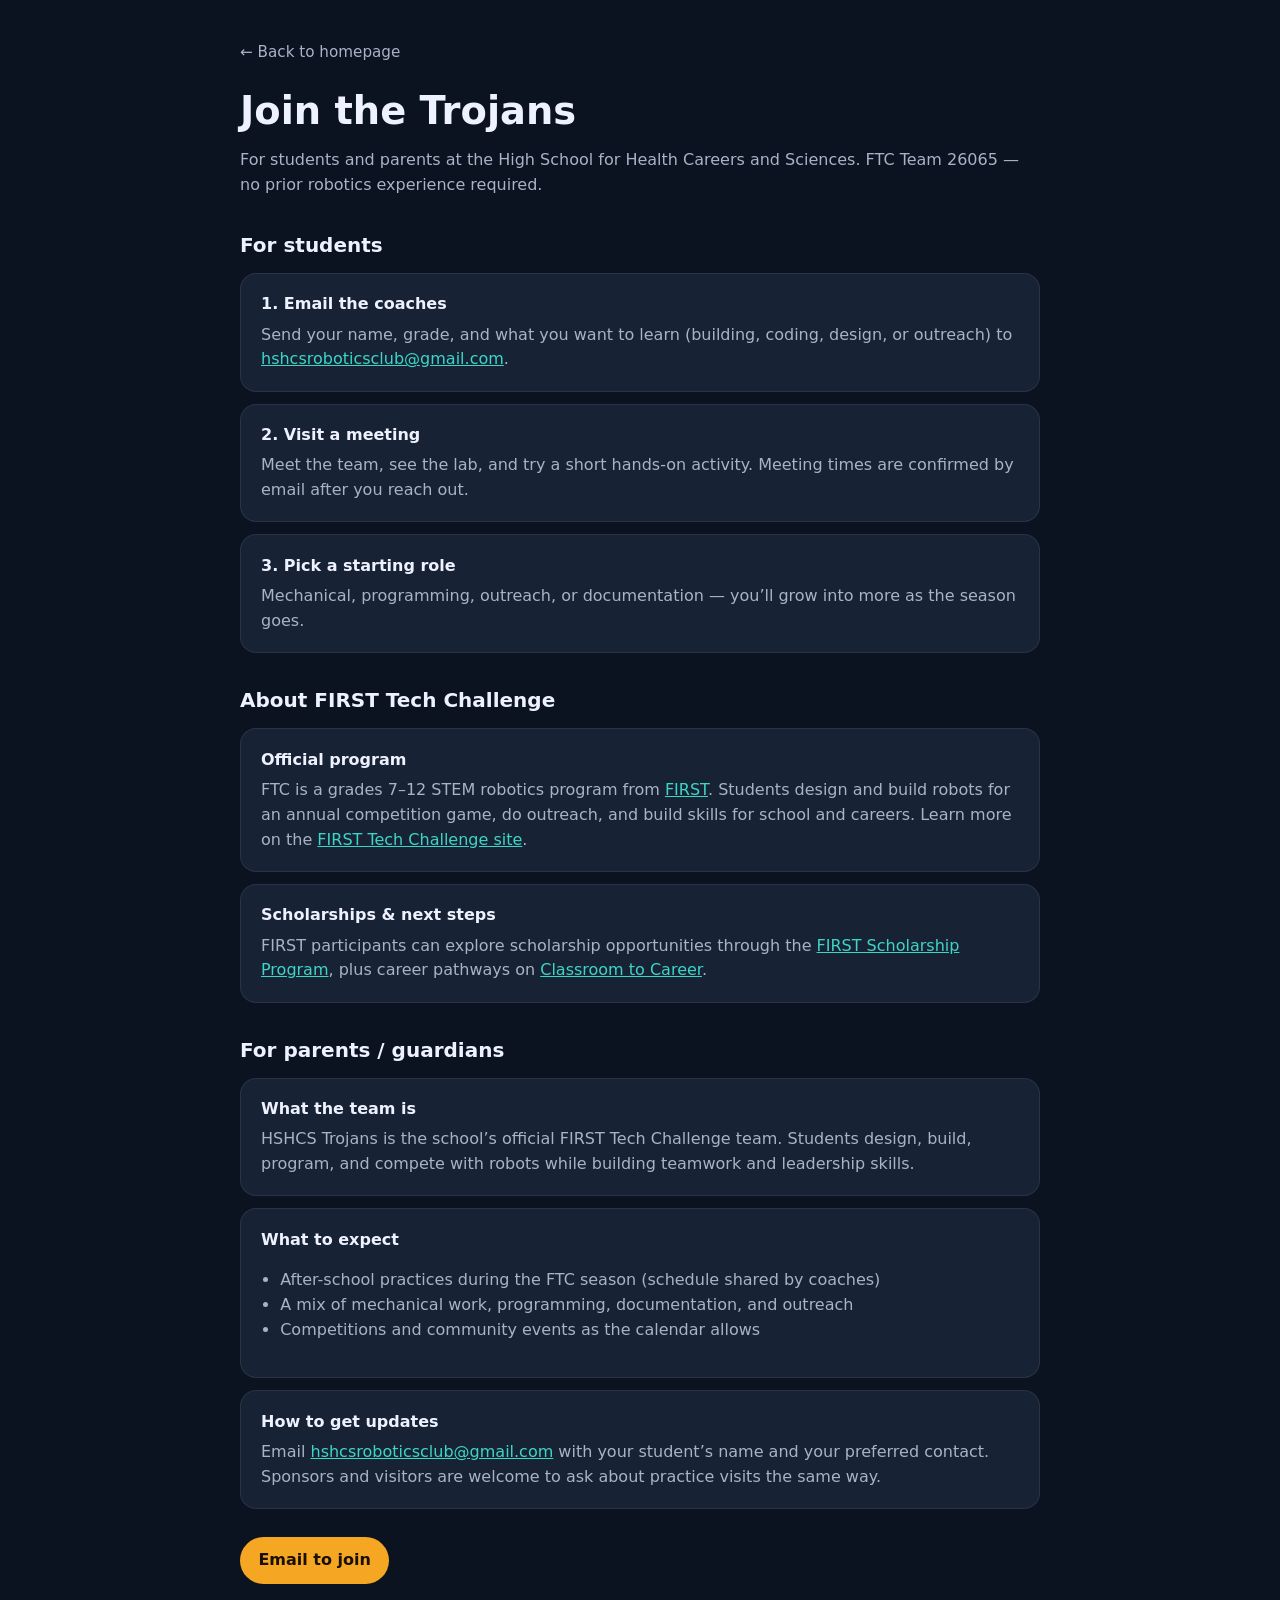
<file: join.html>
<!DOCTYPE html>
<html lang="en">
<head>
  <meta charset="utf-8" />
  <meta name="viewport" content="width=device-width, initial-scale=1" />
  <title>Join &amp; Parents | HSHCS Trojans FTC 26065</title>
  <meta name="description" content="How students join HSHCS Trojans FTC Team 26065, and what parents need to know." />
  <meta name="theme-color" content="#0b1220" />
  <style>
    :root {
      --bg: #0b1220; --surface: #121a2b; --card: #182235; --text: #eef2ff;
      --muted: #a8b3c7; --accent: #f5a623; --accent-2: #3dd6c6;
      --line: rgba(255,255,255,0.08); --radius: 16px; --max: 800px;
      --font: "Segoe UI", system-ui, -apple-system, sans-serif;
    }
    * { box-sizing: border-box; }
    body { margin: 0; font-family: var(--font); background: var(--bg); color: var(--text); line-height: 1.55; }
    a { color: var(--accent-2); }
    .wrap { width: min(var(--max), calc(100% - 2rem)); margin: 0 auto; padding: 2.5rem 0 3.5rem; }
    .back { color: var(--muted); text-decoration: none; font-size: 0.95rem; }
    .back:hover { color: var(--text); }
    h1 { font-size: clamp(1.8rem, 4vw, 2.4rem); margin: 1rem 0 0.5rem; }
    .lede { color: var(--muted); margin: 0 0 2rem; }
    h2 { margin: 2rem 0 0.75rem; font-size: 1.25rem; }
    .card { background: var(--card); border: 1px solid var(--line); border-radius: var(--radius); padding: 1.15rem 1.25rem; margin: 0.75rem 0; }
    .card p { margin: 0.35rem 0 0; color: var(--muted); }
    .btn {
      display: inline-flex; margin-top: 1rem; background: var(--accent); color: #1a1000;
      font-weight: 700; text-decoration: none; border-radius: 999px; padding: 0.7rem 1.15rem;
    }
    ul { color: var(--muted); padding-left: 1.2rem; }
  </style>
</head>
<body>
  <div class="wrap">
    <a class="back" href="index.html">← Back to homepage</a>
    <h1>Join the Trojans</h1>
    <p class="lede">For students and parents at the High School for Health Careers and Sciences. FTC Team 26065 — no prior robotics experience required.</p>

    <h2>For students</h2>
    <div class="card"><strong>1. Email the coaches</strong><p>Send your name, grade, and what you want to learn (building, coding, design, or outreach) to <a href="mailto:hshcsroboticsclub@gmail.com">hshcsroboticsclub@gmail.com</a>.</p></div>
    <div class="card"><strong>2. Visit a meeting</strong><p>Meet the team, see the lab, and try a short hands-on activity. Meeting times are confirmed by email after you reach out.</p></div>
    <div class="card"><strong>3. Pick a starting role</strong><p>Mechanical, programming, outreach, or documentation — you’ll grow into more as the season goes.</p></div>

    <h2>About FIRST Tech Challenge</h2>
    <div class="card">
      <strong>Official program</strong>
      <p>FTC is a grades 7–12 STEM robotics program from <a href="https://www.firstinspires.org/programs/ftc/" rel="noopener" target="_blank">FIRST</a>. Students design and build robots for an annual competition game, do outreach, and build skills for school and careers. Learn more on the <a href="https://www.firstinspires.org/programs/ftc/" rel="noopener" target="_blank">FIRST Tech Challenge site</a>.</p>
    </div>
    <div class="card">
      <strong>Scholarships &amp; next steps</strong>
      <p>FIRST participants can explore scholarship opportunities through the <a href="https://www.firstinspires.org/resources/library/scholarships" rel="noopener" target="_blank">FIRST Scholarship Program</a>, plus career pathways on <a href="https://www.firstinspires.org/programs/careers-and-scholarships" rel="noopener" target="_blank">Classroom to Career</a>.</p>
    </div>

    <h2>For parents / guardians</h2>
    <div class="card">
      <strong>What the team is</strong>
      <p>HSHCS Trojans is the school’s official FIRST Tech Challenge team. Students design, build, program, and compete with robots while building teamwork and leadership skills.</p>
    </div>
    <div class="card">
      <strong>What to expect</strong>
      <ul>
        <li>After-school practices during the FTC season (schedule shared by coaches)</li>
        <li>A mix of mechanical work, programming, documentation, and outreach</li>
        <li>Competitions and community events as the calendar allows</li>
      </ul>
    </div>
    <div class="card">
      <strong>How to get updates</strong>
      <p>Email <a href="mailto:hshcsroboticsclub@gmail.com">hshcsroboticsclub@gmail.com</a> with your student’s name and your preferred contact. Sponsors and visitors are welcome to ask about practice visits the same way.</p>
    </div>

    <a class="btn" href="mailto:hshcsroboticsclub@gmail.com?subject=Join%20HSHCS%20Trojans%20FTC%2026065">Email to join</a>
  </div>
</body>
</html>
</file>
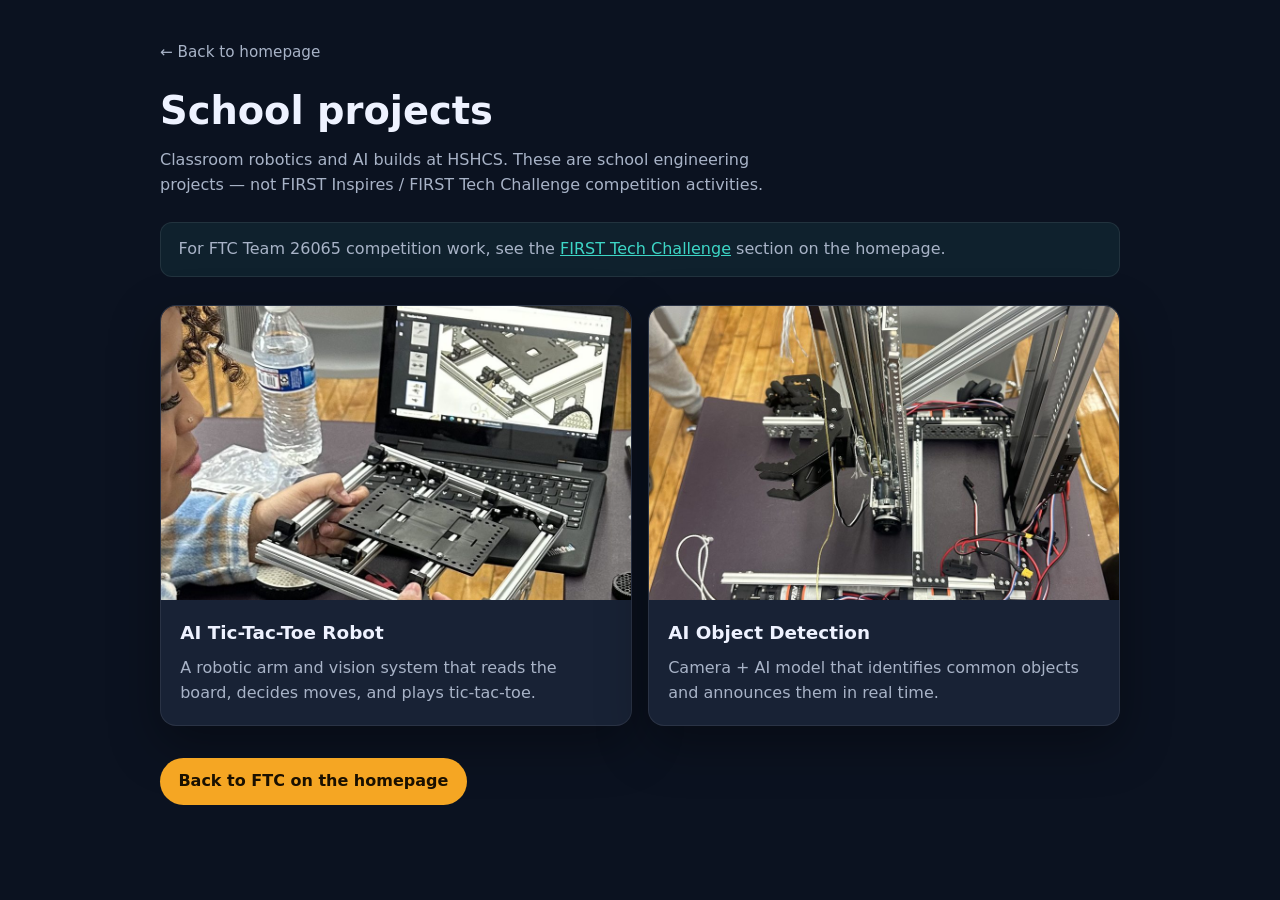
<file: school-projects.html>
<!DOCTYPE html>
<html lang="en">
<head>
  <meta charset="utf-8" />
  <meta name="viewport" content="width=device-width, initial-scale=1" />
  <title>School projects | HSHCS Trojans</title>
  <meta name="description" content="Classroom robotics and AI projects at HSHCS — separate from FIRST Tech Challenge competition work." />
  <meta name="theme-color" content="#0b1220" />
  <link rel="icon" href="favicon.svg" type="image/svg+xml" />
  <style>
    :root {
      --bg: #0b1220; --surface: #121a2b; --card: #182235; --text: #eef2ff;
      --muted: #a8b3c7; --accent: #f5a623; --accent-2: #3dd6c6;
      --line: rgba(255,255,255,0.08); --radius: 16px; --max: 960px;
      --font: "Segoe UI", system-ui, -apple-system, sans-serif;
      --shadow: 0 18px 50px rgba(0,0,0,0.35);
    }
    * { box-sizing: border-box; }
    body { margin: 0; font-family: var(--font); background: var(--bg); color: var(--text); line-height: 1.55; }
    a { color: var(--accent-2); }
    .wrap { width: min(var(--max), calc(100% - 2rem)); margin: 0 auto; padding: 2.5rem 0 3.5rem; }
    .back { color: var(--muted); text-decoration: none; font-size: 0.95rem; }
    .back:hover { color: var(--text); }
    h1 { font-size: clamp(1.8rem, 4vw, 2.4rem); margin: 1rem 0 0.5rem; }
    .lede { color: var(--muted); margin: 0 0 1.5rem; max-width: 40rem; }
    .note {
      background: rgba(61,214,198,0.08); border: 1px solid var(--line);
      border-radius: 12px; padding: 0.9rem 1.1rem; color: var(--muted); margin: 0 0 1.75rem;
    }
    .cards { display: grid; gap: 1rem; grid-template-columns: repeat(2, 1fr); }
    @media (max-width: 700px) { .cards { grid-template-columns: 1fr; } }
    .card {
      background: var(--card); border: 1px solid var(--line); border-radius: var(--radius);
      overflow: hidden; box-shadow: var(--shadow);
    }
    .card-photo { aspect-ratio: 16 / 10; overflow: hidden; background: #0a101c; }
    .card-photo img { width: 100%; height: 100%; object-fit: cover; display: block; }
    .card-body { padding: 1.2rem; }
    .card h2 { margin: 0 0 0.5rem; font-size: 1.15rem; }
    .card p { margin: 0; color: var(--muted); }
    .btn {
      display: inline-flex; margin-top: 2rem; background: var(--accent); color: #1a1000;
      font-weight: 700; text-decoration: none; border-radius: 999px; padding: 0.7rem 1.15rem;
    }
  </style>
</head>
<body>
  <div class="wrap">
    <a class="back" href="index.html">← Back to homepage</a>
    <h1>School projects</h1>
    <p class="lede">Classroom robotics and AI builds at HSHCS. These are school engineering projects — not FIRST Inspires / FIRST Tech Challenge competition activities.</p>
    <p class="note">For FTC Team 26065 competition work, see the <a href="index.html#ftc">FIRST Tech Challenge</a> section on the homepage.</p>
    <div class="cards">
      <article class="card">
        <div class="card-photo"><img src="images/project-laptop.jpg" width="800" height="760" alt="Robot chassis beside a laptop used for design and programming" /></div>
        <div class="card-body">
          <h2>AI Tic-Tac-Toe Robot</h2>
          <p>A robotic arm and vision system that reads the board, decides moves, and plays tic-tac-toe.</p>
        </div>
      </article>
      <article class="card">
        <div class="card-photo"><img src="images/project-build.jpg" width="800" height="1066" alt="Close-up of a wheeled robot chassis with motors and wiring" /></div>
        <div class="card-body">
          <h2>AI Object Detection</h2>
          <p>Camera + AI model that identifies common objects and announces them in real time.</p>
        </div>
      </article>
    </div>
    <a class="btn" href="index.html#ftc">Back to FTC on the homepage</a>
  </div>
</body>
</html>
</file>
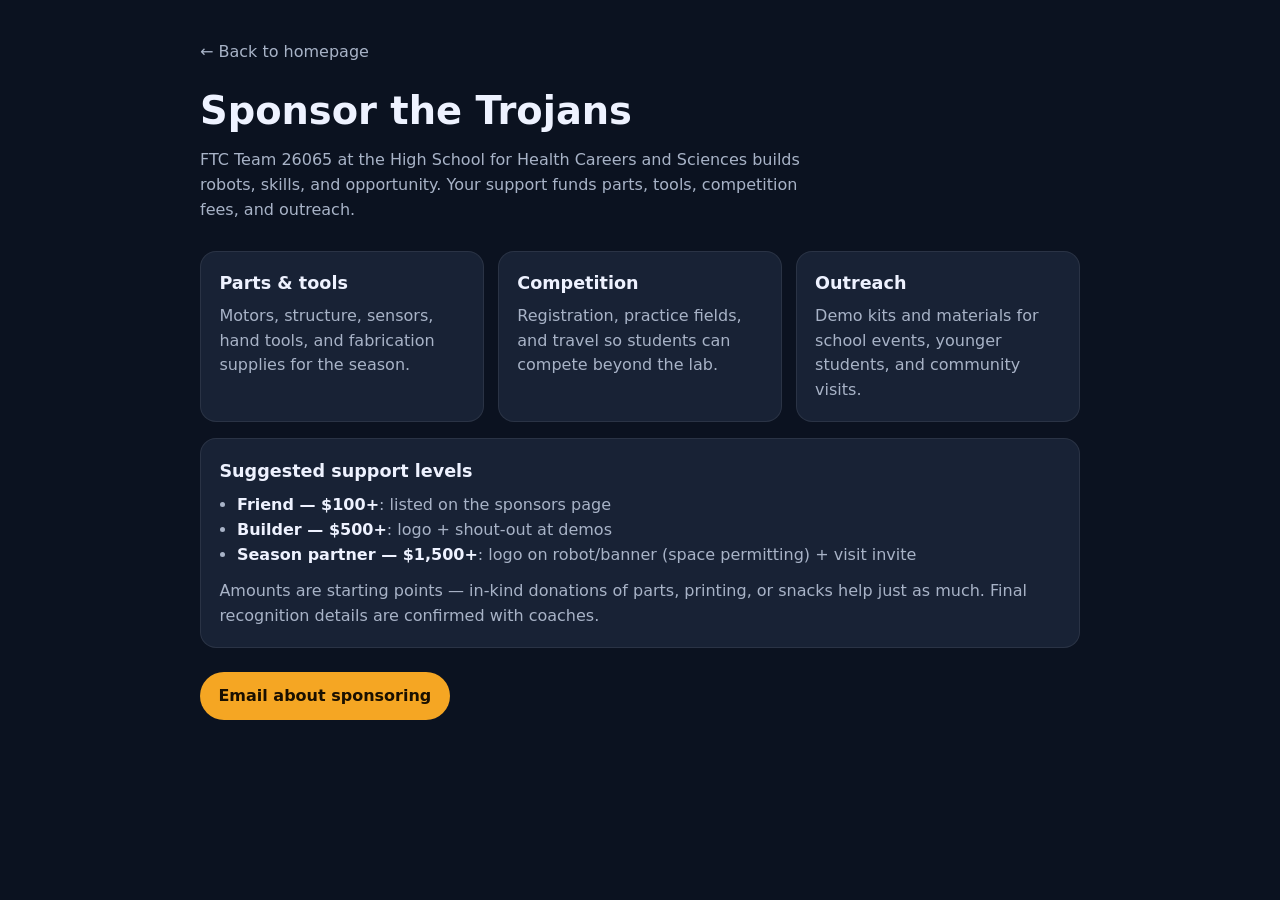
<file: sponsors.html>
<!DOCTYPE html>
<html lang="en">
<head>
  <meta charset="utf-8" />
  <meta name="viewport" content="width=device-width, initial-scale=1" />
  <title>Sponsors | HSHCS Trojans FTC 26065</title>
  <meta name="description" content="Support HSHCS Trojans FTC Team 26065 — tools, parts, travel, and student opportunity." />
  <meta name="theme-color" content="#0b1220" />
  <link rel="icon" href="favicon.svg" type="image/svg+xml" />
  <style>
    :root {
      --bg: #0b1220; --card: #182235; --text: #eef2ff; --muted: #a8b3c7;
      --accent: #f5a623; --accent-2: #3dd6c6; --line: rgba(255,255,255,0.08);
      --radius: 16px; --max: 880px; --font: "Segoe UI", system-ui, -apple-system, sans-serif;
    }
    * { box-sizing: border-box; }
    body { margin: 0; font-family: var(--font); background: var(--bg); color: var(--text); line-height: 1.55; }
    a { color: var(--accent-2); }
    .wrap { width: min(var(--max), calc(100% - 2rem)); margin: 0 auto; padding: 2.5rem 0 3.5rem; }
    .back { color: var(--muted); text-decoration: none; }
    .back:hover { color: var(--text); }
    h1 { font-size: clamp(1.8rem, 4vw, 2.4rem); margin: 1rem 0 0.5rem; }
    .lede { color: var(--muted); margin: 0 0 1.75rem; max-width: 40rem; }
    .grid { display: grid; gap: 0.85rem; grid-template-columns: repeat(3, 1fr); }
    @media (max-width: 720px) { .grid { grid-template-columns: 1fr; } }
    .card { background: var(--card); border: 1px solid var(--line); border-radius: var(--radius); padding: 1.15rem; }
    .card h2 { margin: 0 0 0.4rem; font-size: 1.1rem; }
    .card p, .card ul { margin: 0; color: var(--muted); }
    .card ul { padding-left: 1.1rem; margin-top: 0.5rem; }
    .btn {
      display: inline-flex; margin-top: 1.5rem; background: var(--accent); color: #1a1000;
      font-weight: 700; text-decoration: none; border-radius: 999px; padding: 0.7rem 1.15rem;
    }
  </style>
</head>
<body>
  <div class="wrap">
    <a class="back" href="index.html">← Back to homepage</a>
    <h1>Sponsor the Trojans</h1>
    <p class="lede">FTC Team 26065 at the High School for Health Careers and Sciences builds robots, skills, and opportunity. Your support funds parts, tools, competition fees, and outreach.</p>

    <div class="grid">
      <article class="card">
        <h2>Parts &amp; tools</h2>
        <p>Motors, structure, sensors, hand tools, and fabrication supplies for the season.</p>
      </article>
      <article class="card">
        <h2>Competition</h2>
        <p>Registration, practice fields, and travel so students can compete beyond the lab.</p>
      </article>
      <article class="card">
        <h2>Outreach</h2>
        <p>Demo kits and materials for school events, younger students, and community visits.</p>
      </article>
    </div>

    <div class="card" style="margin-top:1rem">
      <h2>Suggested support levels</h2>
      <ul>
        <li><strong style="color:var(--text)">Friend — $100+</strong>: listed on the sponsors page</li>
        <li><strong style="color:var(--text)">Builder — $500+</strong>: logo + shout-out at demos</li>
        <li><strong style="color:var(--text)">Season partner — $1,500+</strong>: logo on robot/banner (space permitting) + visit invite</li>
      </ul>
      <p style="margin-top:0.75rem">Amounts are starting points — in-kind donations of parts, printing, or snacks help just as much. Final recognition details are confirmed with coaches.</p>
    </div>

    <a class="btn" href="mailto:hshcsroboticsclub@gmail.com?subject=Sponsor%20HSHCS%20Trojans%20FTC%2026065">Email about sponsoring</a>
  </div>
</body>
</html>
</file>
